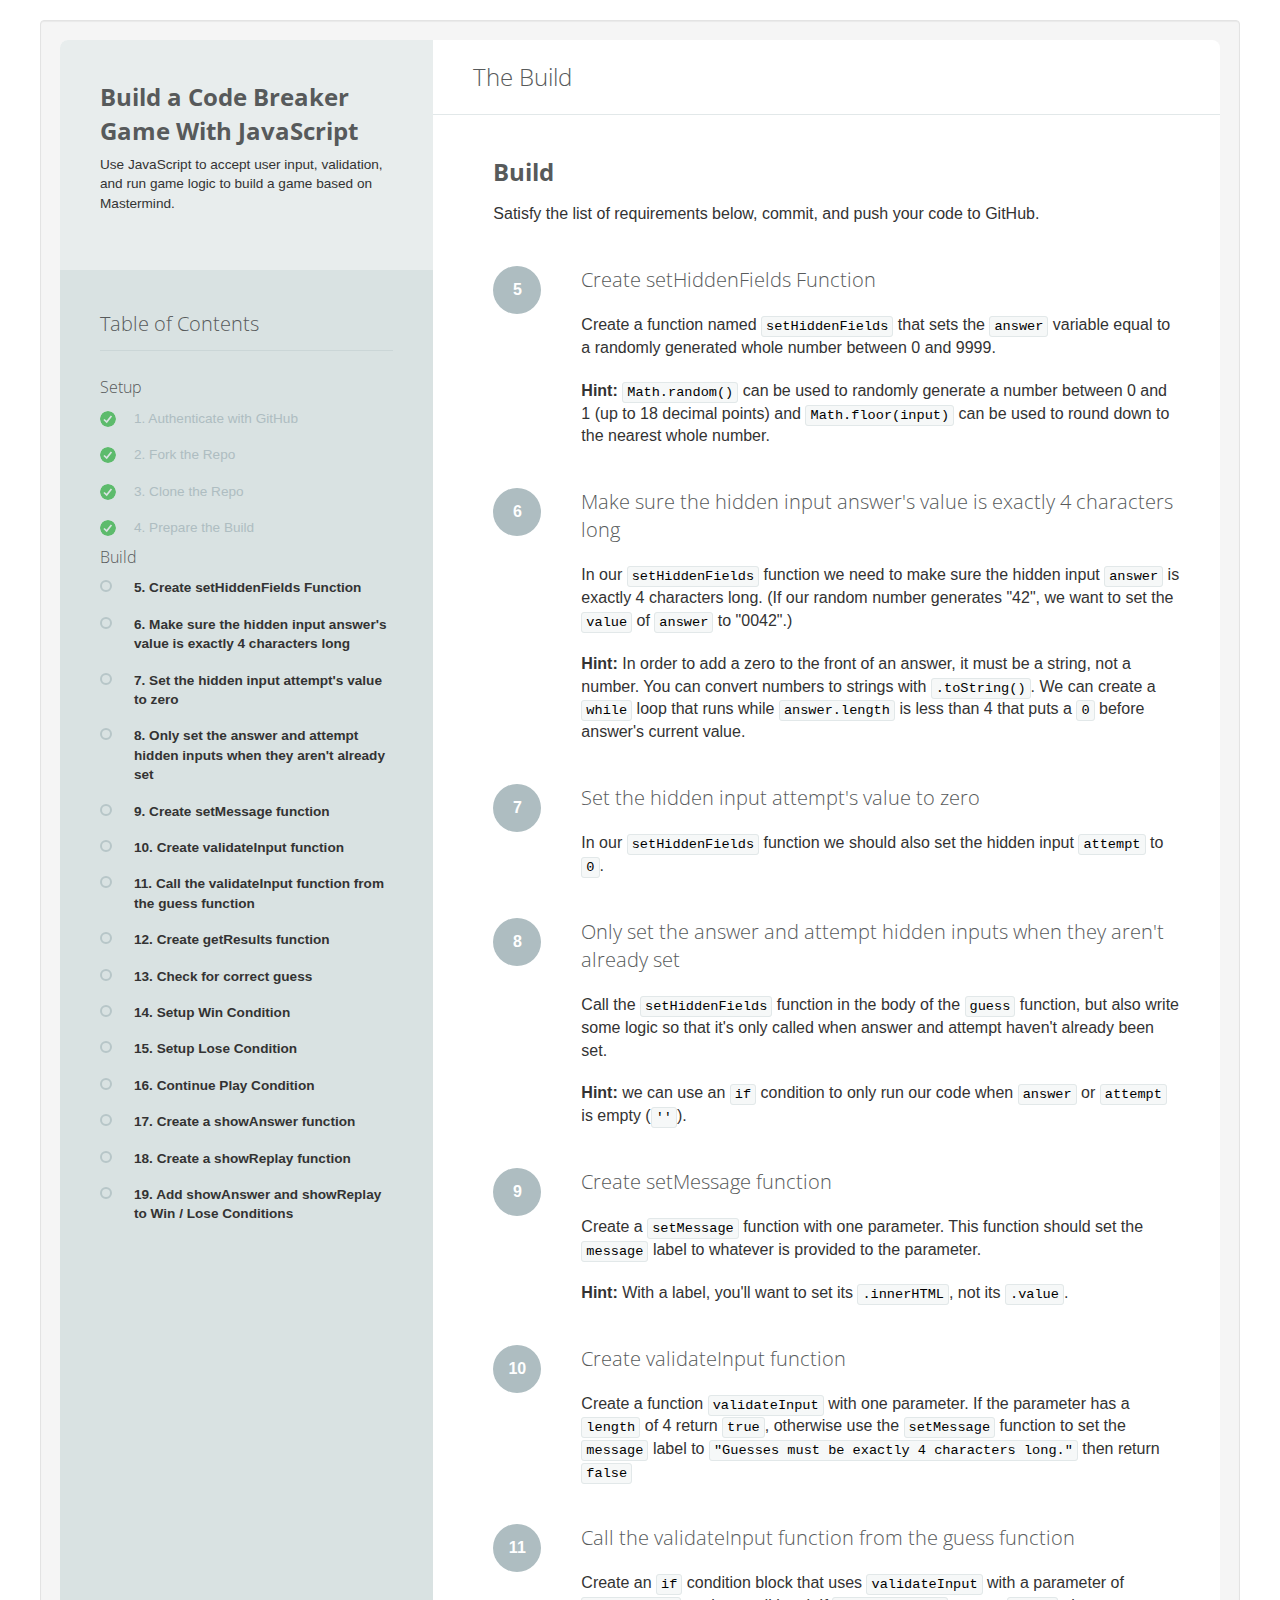
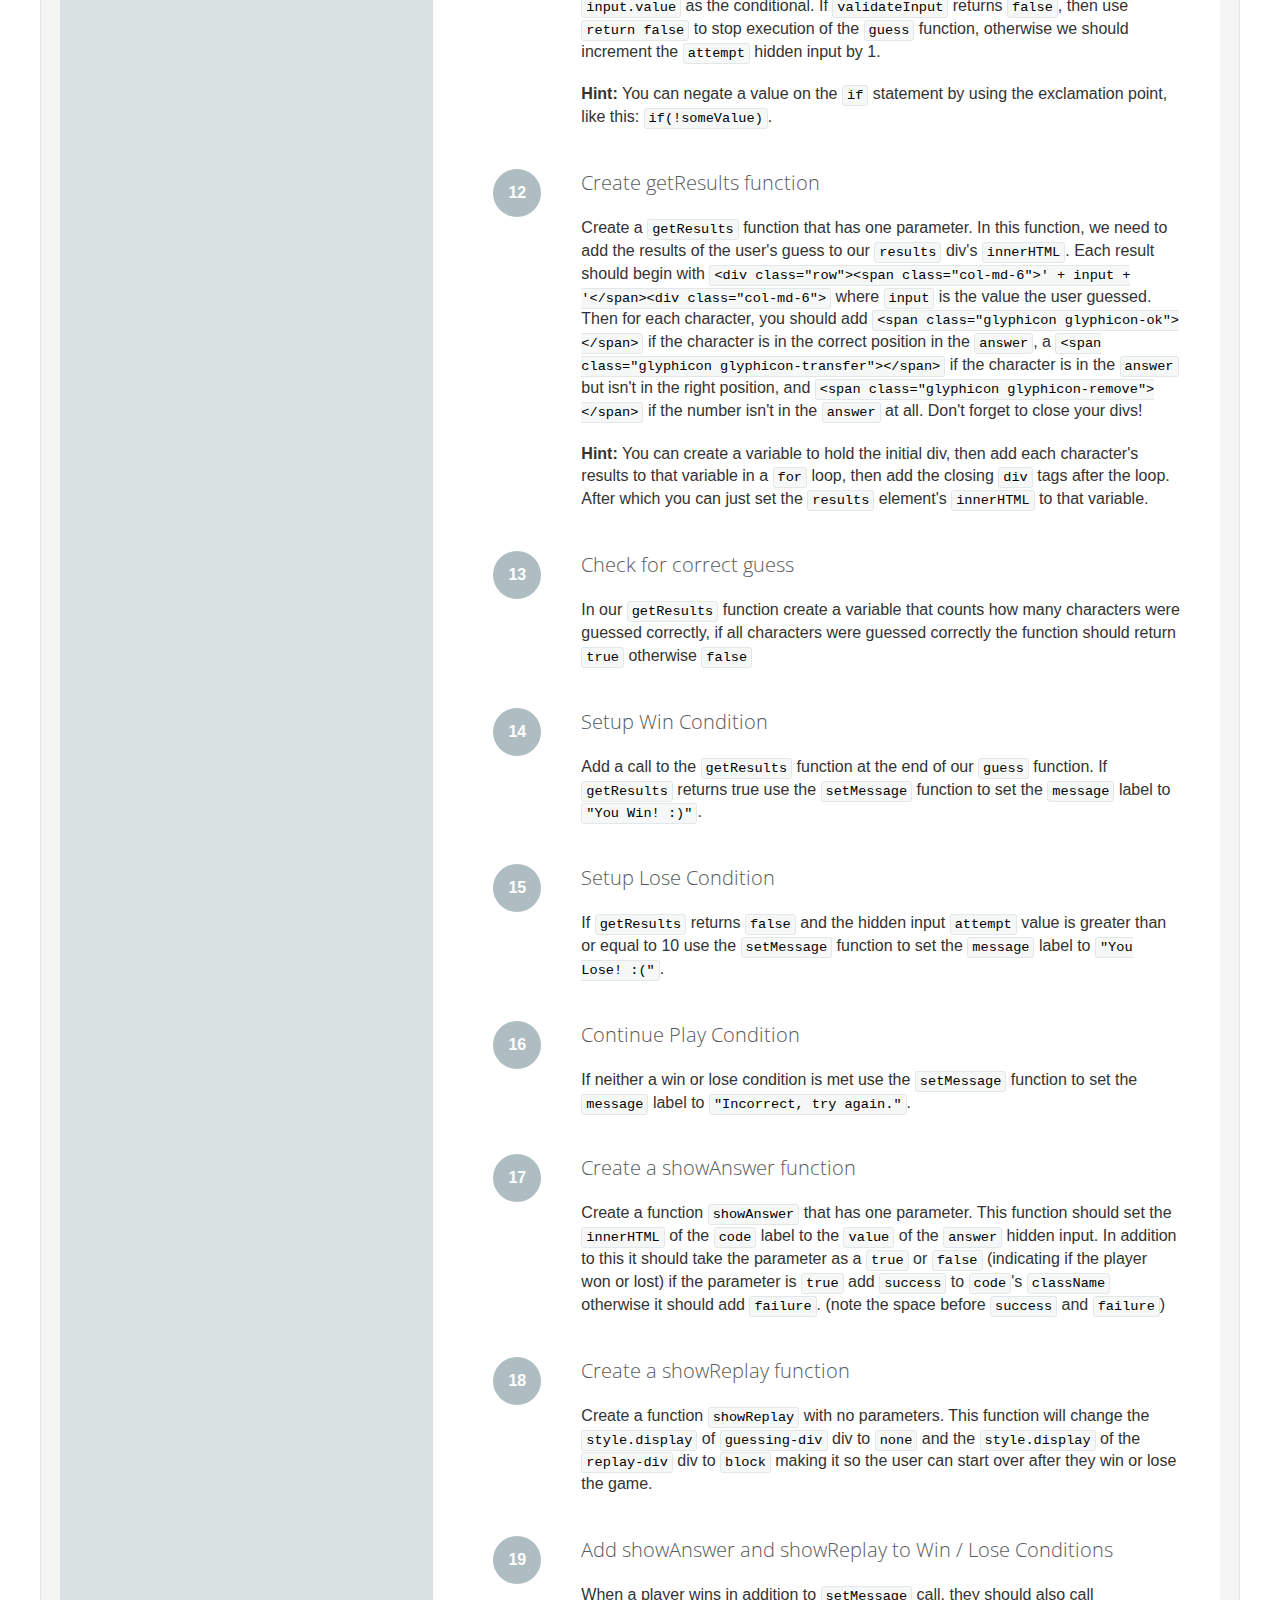
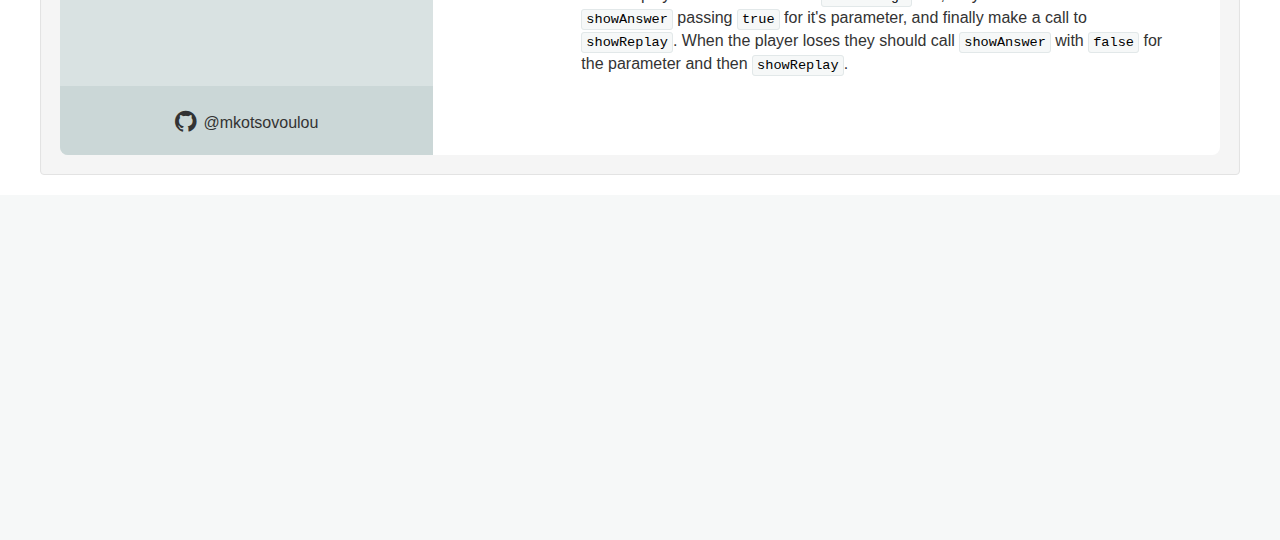
<file: src/instructions.html>
<!DOCTYPE html>
<html lang='en'>
  <head>
    <meta charset='utf-8'>
    <meta http-equiv='X-UA-Compatible' content='IE=edge'>
    <meta name='viewport' content='width=device-width, initial-scale=1'>
    <link rel="stylesheet" href="https://maxcdn.bootstrapcdn.com/bootstrap/3.3.7/css/bootstrap.min.css" integrity="sha384-BVYiiSIFeK1dGmJRAkycuHAHRg32OmUcww7on3RYdg4Va+PmSTsz/K68vbdEjh4u" crossorigin="anonymous">
    <link rel="stylesheet" href="assets/main.css" />
    <link rel="stylesheet" media="screen" href="assets/app.css">
    <link rel="stylesheet" media="screen" href="https://fonts.googleapis.com/css?family=Open+Sans:300,400,600,700">
    <title>Code Breaker</title>
  </head>
  <body>


      <main class="content" role="main">
      <div id="app-projects"><div data-reactroot="" class="row"><div class="cell well"><div class="card card--f bci ovh"><div class="mv-flexGrid project"><div class="mv-flexGrid-box mv-flexGrid-box--2of6_l fx fxdc fxo1 fxo0--l fxw"><div class="bc-snow-dark pam pal--l"><div><h1 class="h h--2 twb">Build a Code Breaker Game With JavaScript</h1><p class="tss">Use JavaScript to accept user input, validation, and run game logic to build a game based on Mastermind.</p></div></div><div class="bc-snow-darker fxg1 pam pal--l pbxl por"><h3 class="project-contentsHeader">Table of Contents</h3><div><h4 class="mbs">Setup</h4><ol class="list mbf project-contentList"><li class="project-contentList-item is-complete">1. Authenticate with GitHub</li><li class="project-contentList-item is-complete">2. Fork the Repo</li><li class="project-contentList-item is-complete">3. Clone the Repo</li><li class="project-contentList-item is-complete">4. Prepare the Build</li></ol></div><div><h4 class="mbs">Build</h4><ol class="list project-contentList"><li class="project-contentList-item is-active">5. Create setHiddenFields Function</li><li class="project-contentList-item is-active">6. Make sure the hidden input answer's value is exactly 4 characters long</li><li class="project-contentList-item is-active">7. Set the hidden input attempt's value to zero</li><li class="project-contentList-item is-active">8. Only set the answer and attempt hidden inputs when they aren't already set</li><li class="project-contentList-item is-active">9. Create setMessage function</li><li class="project-contentList-item is-active">10. Create validateInput function</li><li class="project-contentList-item is-active">11. Call the validateInput function from the guess function</li><li class="project-contentList-item is-active">12. Create getResults function</li><li class="project-contentList-item is-active">13. Check for correct guess</li><li class="project-contentList-item is-active">14. Setup Win Condition</li><li class="project-contentList-item is-active">15. Setup Lose Condition</li><li class="project-contentList-item is-active">16. Continue Play Condition</li><li class="project-contentList-item is-active">17. Create a showAnswer function</li><li class="project-contentList-item is-active">18. Create a showReplay function</li><li class="project-contentList-item is-active">19. Add showAnswer and showReplay to Win / Lose Conditions</li></ol></div><div class="project-user"><span><i class="icn icn--github mrxs por pot1 tsxl"></i><!-- react-text: 50 -->@mkotsovoulou<!-- /react-text --></span></div></div></div><div class="mv-flexGrid-box mv-flexGrid-box--4of6_l"><div><div class="split split--center project-header"><div class="split-item"><div class="split-cell"><h2 class="mbs mbf--m"><!-- react-text: 58 -->The Build<!-- /react-text --></h2></div>
      <div class="split-cell">
    
      </div></div></div><!-- react-empty: 80 --><div class="pam pal--l"><div class="is-hidden"><h3 class="h h--2 h--bold mbm">Setup</h3><ol class="list"><li class="is-complete project-task"><div class="mv-flexBucket mv-flexBucket--l"><div class="mv-flexBucket-media"><div class="sticker sticker--authored sticker--subdued sticker--m project-task-sticker" data-sticker="1"></div></div><div class="mv-flexBucket-content project-task-content markdown markdown--projects"><p>We'll need to know your GitHub username to complete this project.</p><!-- react-empty: 91 --></div></div></li><li class="is-complete project-task"><div class="mv-flexBucket mv-flexBucket--l"><div class="mv-flexBucket-media"><div class="sticker sticker--authored sticker--subdued sticker--m project-task-sticker" data-sticker="2"></div></div><div class="mv-flexBucket-content project-task-content markdown markdown--projects"><p><!-- react-text: 98 -->In a new window, head over to GitHub and Fork the<!-- /react-text --><a href="https://github.com/codeschool-projects/CodeBreakerProject" class="mlxs mrxs" target="_blank"><!-- react-text: 100 -->codeschool-projects/CodeBreakerProject<!-- /react-text --><i class="icn icn--external mlxs por pot1 tsl"></i></a><!-- react-text: 102 -->repo into your account. Once you've done that on GitHub, let us know!<!-- /react-text --></p></div></div></li><li class="is-complete project-task"><div class="mv-flexBucket mv-flexBucket--l"><div class="mv-flexBucket-media"><div class="sticker sticker--authored sticker--subdued sticker--m project-task-sticker" data-sticker="3"></div></div><div class="mv-flexBucket-content project-task-content markdown markdown--projects"><p>Clone down your fork of the repo locally. You can copy and paste either version of this line into your terminal.</p></div></div></li><div><li class="is-complete project-task"><div class="mv-flexBucket mv-flexBucket--l"><div class="mv-flexBucket-media"><div class="sticker sticker--authored sticker--subdued sticker--m project-task-sticker" data-sticker="4"></div></div><div class="mv-flexBucket-content project-task-content"><div class="markdown markdown--projects mbl"><p>Open this project’s directory in a text editor to complete this project. A text editor like <a href="https://atom.io/">Atom</a> or <a href="https://www.sublimetext.com/">Sublime Text</a> will do the job. You will make changes to the <code>src/assets/main.js</code> file to satisfy the requirements.</p>
      </div><a href="#" class="btn btn--l">I'm Ready to Start Building</a></div></div></li></div></ol></div><div><h3 class="h h--2 h--bold mbs">Build</h3><p class="mbl">Satisfy the list of requirements below, commit, and push your code to GitHub.</p><ol class="list"><li class="project-task mbm"><div class="mv-flexBucket mv-flexBucket--l"><div class="mv-flexBucket-media"><div class="sticker sticker--authored sticker--subdued sticker--m project-task-sticker" data-sticker="5"></div></div><div class="mv-flexBucket-content project-task-content markdown markdown--projects"><h3>Create setHiddenFields Function</h3><p><p>Create a function named <code>setHiddenFields</code> that sets the <code>answer</code> variable equal to a randomly generated whole number between 0 and 9999.</p>

      <p><strong>Hint:</strong>
        <code>Math.random()</code> can be used to randomly generate a number between 0 and 1 (up to 18 decimal points) and
        <code>Math.floor(input)</code> can be used to round down to the nearest whole number.</p>
      </p>
      <span></span></div></div></li><li class="project-task mbm"><div class="mv-flexBucket mv-flexBucket--l"><div class="mv-flexBucket-media"><div class="sticker sticker--authored sticker--subdued sticker--m project-task-sticker" data-sticker="6"></div></div><div class="mv-flexBucket-content project-task-content markdown markdown--projects"><h3>Make sure the hidden input answer's value is exactly 4 characters long</h3><p><p>In our <code>setHiddenFields</code> function we need to make sure the hidden input <code>answer</code> is exactly 4 characters long. (If our random number generates "42", we want to set the <code>value</code> of <code>answer</code> to "0042".)</p>

      <p><strong>Hint:</strong> In order to add a zero to the front of an answer, it must be a string, not a number. You can convert numbers to strings with <code>.toString()</code>. We can create a <code>while</code> loop that runs while <code>answer.length</code> is less than 4 that puts a <code>0</code> before answer's current value.</p>
      </p><span></span></div></div></li><li class="project-task mbm"><div class="mv-flexBucket mv-flexBucket--l"><div class="mv-flexBucket-media"><div class="sticker sticker--authored sticker--subdued sticker--m project-task-sticker" data-sticker="7"></div></div><div class="mv-flexBucket-content project-task-content markdown markdown--projects"><h3>Set the hidden input attempt's value to zero</h3><p><p>In our <code>setHiddenFields</code> function we should also set the hidden input <code>attempt</code> to <code>0</code>.</p>
      </p><span></span></div></div></li><li class="project-task mbm"><div class="mv-flexBucket mv-flexBucket--l"><div class="mv-flexBucket-media"><div class="sticker sticker--authored sticker--subdued sticker--m project-task-sticker" data-sticker="8"></div></div><div class="mv-flexBucket-content project-task-content markdown markdown--projects"><h3>Only set the answer and attempt hidden inputs when they aren't already set</h3><p><p>Call the <code>setHiddenFields</code> function in the body of the <code>guess</code> function, but also write some logic so that it's only called when answer and attempt haven't already been set.</p>

      <p><strong>Hint:</strong> we can use an <code>if</code> condition to only run our code when <code>answer</code> or <code>attempt</code> is empty (<code>''</code>).</p>
      </p><span></span></div></div></li><li class="project-task mbm"><div class="mv-flexBucket mv-flexBucket--l"><div class="mv-flexBucket-media"><div class="sticker sticker--authored sticker--subdued sticker--m project-task-sticker" data-sticker="9"></div></div><div class="mv-flexBucket-content project-task-content markdown markdown--projects"><h3>Create setMessage function</h3><p><p>Create a <code>setMessage</code> function with one parameter. This function should set the <code>message</code> label to whatever is provided to the parameter.</p>

      <p><strong>Hint:</strong> With a label, you'll want to set its <code>.innerHTML</code>, not its <code>.value</code>.</p>
      </p><span></span></div></div></li><li class="project-task mbm"><div class="mv-flexBucket mv-flexBucket--l"><div class="mv-flexBucket-media"><div class="sticker sticker--authored sticker--subdued sticker--m project-task-sticker" data-sticker="10"></div></div><div class="mv-flexBucket-content project-task-content markdown markdown--projects"><h3>Create validateInput function</h3><p><p>Create a function <code>validateInput</code> with one parameter. If the parameter has a <code>length</code> of 4 return <code>true</code>, otherwise use the <code>setMessage</code> function to set the <code>message</code> label to <code>"Guesses must be exactly 4 characters long."</code> then return <code>false</code></p>
      </p><span></span></div></div></li><li class="project-task mbm"><div class="mv-flexBucket mv-flexBucket--l"><div class="mv-flexBucket-media"><div class="sticker sticker--authored sticker--subdued sticker--m project-task-sticker" data-sticker="11"></div></div><div class="mv-flexBucket-content project-task-content markdown markdown--projects"><h3>Call the validateInput function from the guess function</h3><p><p>Create an <code>if</code> condition block that uses <code>validateInput</code> with a parameter of <code>input.value</code> as the conditional. If <code>validateInput</code> returns <code>false</code>, then use <code>return false</code> to stop execution of the <code>guess</code> function, otherwise we should increment the <code>attempt</code> hidden input by 1.</p>

      <p><strong>Hint:</strong> You can negate a value on the <code>if</code> statement by using the exclamation point, like this: <code>if(!someValue)</code>.</p>
      </p><span></span></div></div></li><li class="project-task mbm"><div class="mv-flexBucket mv-flexBucket--l"><div class="mv-flexBucket-media"><div class="sticker sticker--authored sticker--subdued sticker--m project-task-sticker" data-sticker="12"></div></div><div class="mv-flexBucket-content project-task-content markdown markdown--projects"><h3>Create getResults function</h3><p><p>Create a <code>getResults</code> function that has one parameter. In this function, we need to add the results of the user's guess to our <code>results</code> div's <code>innerHTML</code>. Each result should begin with <code>&lt;div class="row"&gt;&lt;span class="col-md-6"&gt;' + input + '&lt;/span&gt;&lt;div class="col-md-6"&gt;</code> where <code>input</code> is the value the user guessed. Then for each character, you should add <code>&lt;span class="glyphicon glyphicon-ok"&gt;&lt;/span&gt;</code> if the character is in the correct position in the <code>answer</code>, a <code>&lt;span class="glyphicon glyphicon-transfer"&gt;&lt;/span&gt;</code> if the character is in the <code>answer</code> but isn't in the right position, and <code>&lt;span class="glyphicon glyphicon-remove"&gt;&lt;/span&gt;</code> if the number isn't in the <code>answer</code> at all. Don't forget to close your divs!</p>

      <p><strong>Hint:</strong> You can create a variable to hold the initial div, then add each character's results to that variable in a <code>for</code> loop, then add the closing <code>div</code> tags after the loop. After which you can just set the <code>results</code> element's <code>innerHTML</code> to that variable.</p>
      </p><span></span></div></div></li><li class="project-task mbm"><div class="mv-flexBucket mv-flexBucket--l"><div class="mv-flexBucket-media"><div class="sticker sticker--authored sticker--subdued sticker--m project-task-sticker" data-sticker="13"></div></div><div class="mv-flexBucket-content project-task-content markdown markdown--projects"><h3>Check for correct guess</h3><p><p>In our <code>getResults</code> function create a variable that counts how many characters were guessed correctly, if all characters were guessed correctly the function should return <code>true</code> otherwise <code>false</code></p>
      </p><span></span></div></div></li><li class="project-task mbm"><div class="mv-flexBucket mv-flexBucket--l"><div class="mv-flexBucket-media"><div class="sticker sticker--authored sticker--subdued sticker--m project-task-sticker" data-sticker="14"></div></div><div class="mv-flexBucket-content project-task-content markdown markdown--projects"><h3>Setup Win Condition</h3><p><p>Add a call to the <code>getResults</code> function at the end of our <code>guess</code> function. If <code>getResults</code> returns true use the <code>setMessage</code> function to set the <code>message</code> label to <code>"You Win! :)"</code>.</p>
      </p><span></span></div></div></li><li class="project-task mbm"><div class="mv-flexBucket mv-flexBucket--l"><div class="mv-flexBucket-media"><div class="sticker sticker--authored sticker--subdued sticker--m project-task-sticker" data-sticker="15"></div></div><div class="mv-flexBucket-content project-task-content markdown markdown--projects"><h3>Setup Lose Condition</h3><p><p>If <code>getResults</code> returns <code>false</code> and the hidden input <code>attempt</code> value is greater than or equal to 10 use the <code>setMessage</code> function to set the <code>message</code> label to <code>"You Lose! :("</code>.</p>
      </p><span></span></div></div></li><li class="project-task mbm"><div class="mv-flexBucket mv-flexBucket--l"><div class="mv-flexBucket-media"><div class="sticker sticker--authored sticker--subdued sticker--m project-task-sticker" data-sticker="16"></div></div><div class="mv-flexBucket-content project-task-content markdown markdown--projects"><h3>Continue Play Condition</h3><p><p>If neither a win or lose condition is met use the <code>setMessage</code> function to set the <code>message</code> label to <code>"Incorrect, try again."</code>.</p>
      </p><span></span></div></div></li><li class="project-task mbm"><div class="mv-flexBucket mv-flexBucket--l"><div class="mv-flexBucket-media"><div class="sticker sticker--authored sticker--subdued sticker--m project-task-sticker" data-sticker="17"></div></div><div class="mv-flexBucket-content project-task-content markdown markdown--projects"><h3>Create a showAnswer function</h3><p><p>Create a function <code>showAnswer</code> that has one parameter. This function should set the <code>innerHTML</code> of the <code>code</code> label to the <code>value</code> of the <code>answer</code> hidden input. In addition to this it should take the parameter as a <code>true</code> or <code>false</code> (indicating if the player won or lost) if the parameter is <code>true</code> add <code>success</code> to <code>code</code>'s <code>className</code> otherwise it should add <code>failure</code>. (note the space before <code>success</code> and <code>failure</code>)</p>
      </p><span></span></div></div></li><li class="project-task mbm"><div class="mv-flexBucket mv-flexBucket--l"><div class="mv-flexBucket-media"><div class="sticker sticker--authored sticker--subdued sticker--m project-task-sticker" data-sticker="18"></div></div><div class="mv-flexBucket-content project-task-content markdown markdown--projects"><h3>Create a showReplay function</h3><p><p>Create a function <code>showReplay</code> with no parameters. This function will change the <code>style.display</code> of <code>guessing-div</code> div to <code>none</code> and the <code>style.display</code> of the <code>replay-div</code> div to <code>block</code> making it so the user can start over after they win or lose the game.</p>
      </p><span></span></div></div></li><li class="project-task mbm"><div class="mv-flexBucket mv-flexBucket--l"><div class="mv-flexBucket-media"><div class="sticker sticker--authored sticker--subdued sticker--m project-task-sticker" data-sticker="19"></div></div><div class="mv-flexBucket-content project-task-content markdown markdown--projects"><h3>Add showAnswer and showReplay to Win / Lose Conditions</h3><p><p>When a player wins in addition to <code>setMessage</code> call, they should also call <code>showAnswer</code> passing <code>true</code> for it's parameter, and finally make a call to <code>showReplay</code>. When the player loses they should call <code>showAnswer</code> with <code>false</code> for the parameter and then <code>showReplay</code>.</p>
      </p><span></span></div></div></li></ol>

    </div></div></div></div></div><div><div class="modal fade" id="modal-how-to-fork"><div class="modal-dialog"><div class="modal-content"><div class="modal-header"><a href="#" class="modal-close close" data-dismiss="modal"><b class="srt">Close</b></a><h2 class="mbf tac">How to Fork</h2></div><div class="modal-body">How to Fork modal!</div></div></div></div></div></div></div></div></div>


      </div>




      </main>

</body>
</html>
</file>
<file: src/assets/main.css>
.code {
  font-size: 50px;
  padding-left: 70px;
}

.failure {
  color: #d9534f;
}

.success {
  color: #5cb85c;
}

.form-inline {
  margin-bottom: 10px;
}

.message {
  font-weight: bold;
}

code {

  color: black;
}
</file>
